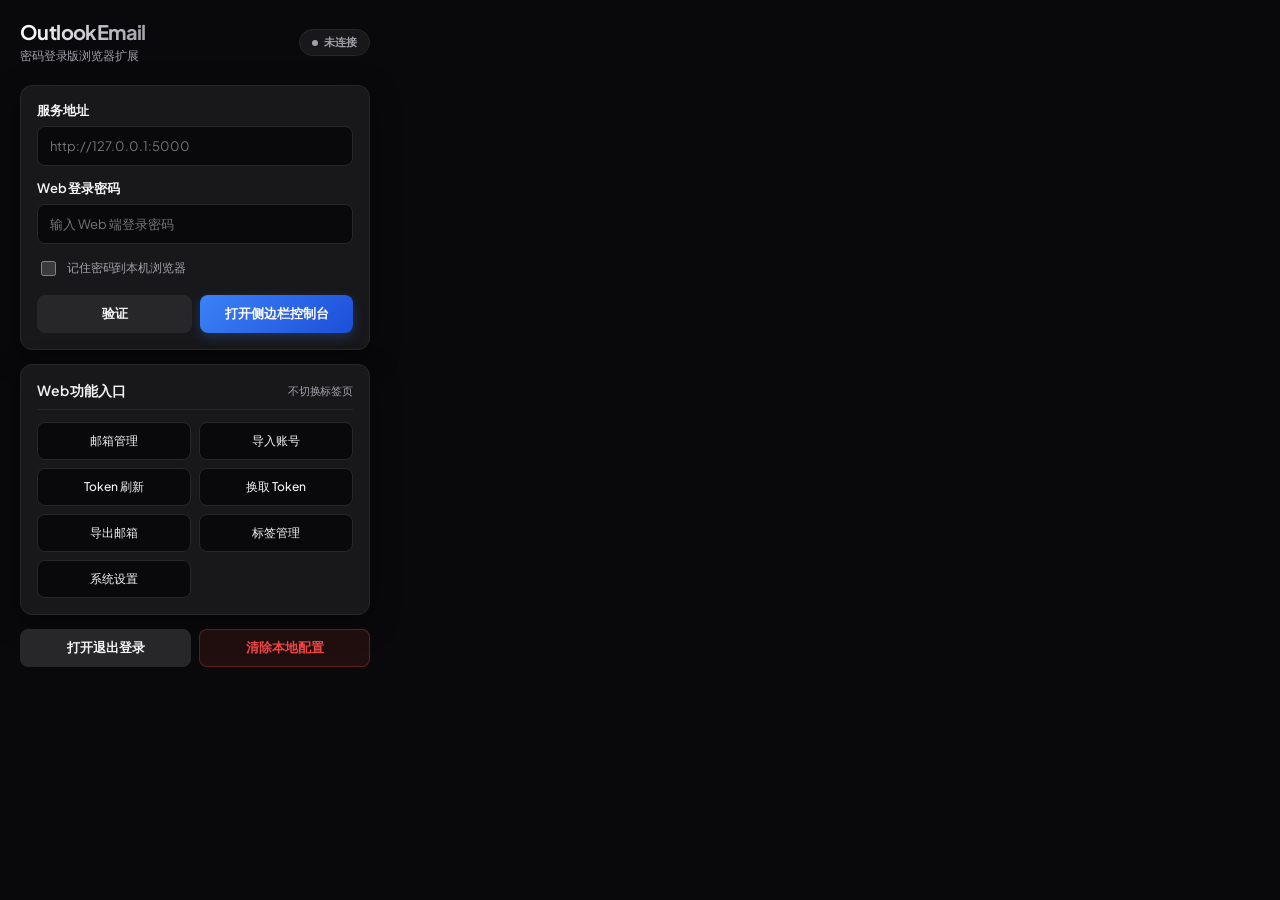
<file: browser-extension/popup.html>
<!doctype html>
<html lang="zh-CN">

<head>
  <meta charset="utf-8">
  <meta name="viewport" content="width=device-width, initial-scale=1">
  <title>OutlookEmail 控制台</title>
  <link rel="stylesheet" href="popup.css">
</head>

<body>
  <main class="shell">
    <header class="header">
      <div>
        <h1>OutlookEmail</h1>
        <p>密码登录版浏览器扩展</p>
      </div>
      <span class="status-pill" id="statusPill">未连接</span>
    </header>

    <section class="panel">
      <label class="field">
        <span>服务地址</span>
        <input id="serverUrl" type="url" placeholder="http://127.0.0.1:5000" autocomplete="url">
      </label>
      <label class="field">
        <span>Web 登录密码</span>
        <input id="password" type="password" placeholder="输入 Web 端登录密码" autocomplete="current-password">
      </label>
      <label class="check-row">
        <input id="rememberPassword" type="checkbox">
        <span>记住密码到本机浏览器</span>
      </label>
      <div class="button-row">
        <button id="btnTest" class="btn btn-secondary" type="button">验证</button>
        <button id="btnOpen" class="btn btn-primary" type="button">打开侧边栏控制台</button>
      </div>
    </section>

    <section class="panel">
      <div class="section-title">
        <span>Web 功能入口</span>
        <small>不切换标签页</small>
      </div>
      <div class="quick-grid">
        <button class="quick-btn" type="button" data-next="/">邮箱管理</button>
        <button class="quick-btn" type="button" data-next="/#import">导入账号</button>
        <button class="quick-btn" type="button" data-next="/#refresh">Token 刷新</button>
        <button class="quick-btn" type="button" data-next="/#oauth">换取 Token</button>
        <button class="quick-btn" type="button" data-next="/#export">导出邮箱</button>
        <button class="quick-btn" type="button" data-next="/#tags">标签管理</button>
        <button class="quick-btn" type="button" data-next="/#settings">系统设置</button>
      </div>
    </section>

    <section class="panel compact">
      <div class="button-row">
        <button id="btnLogout" class="btn btn-secondary" type="button">打开退出登录</button>
        <button id="btnClear" class="btn btn-danger" type="button">清除本地配置</button>
      </div>
    </section>

    <div class="message" id="message" role="status"></div>
  </main>

  <script src="storage.js"></script>
  <script src="api-client.js"></script>
  <script src="popup.js"></script>
</body>

</html>
</file>
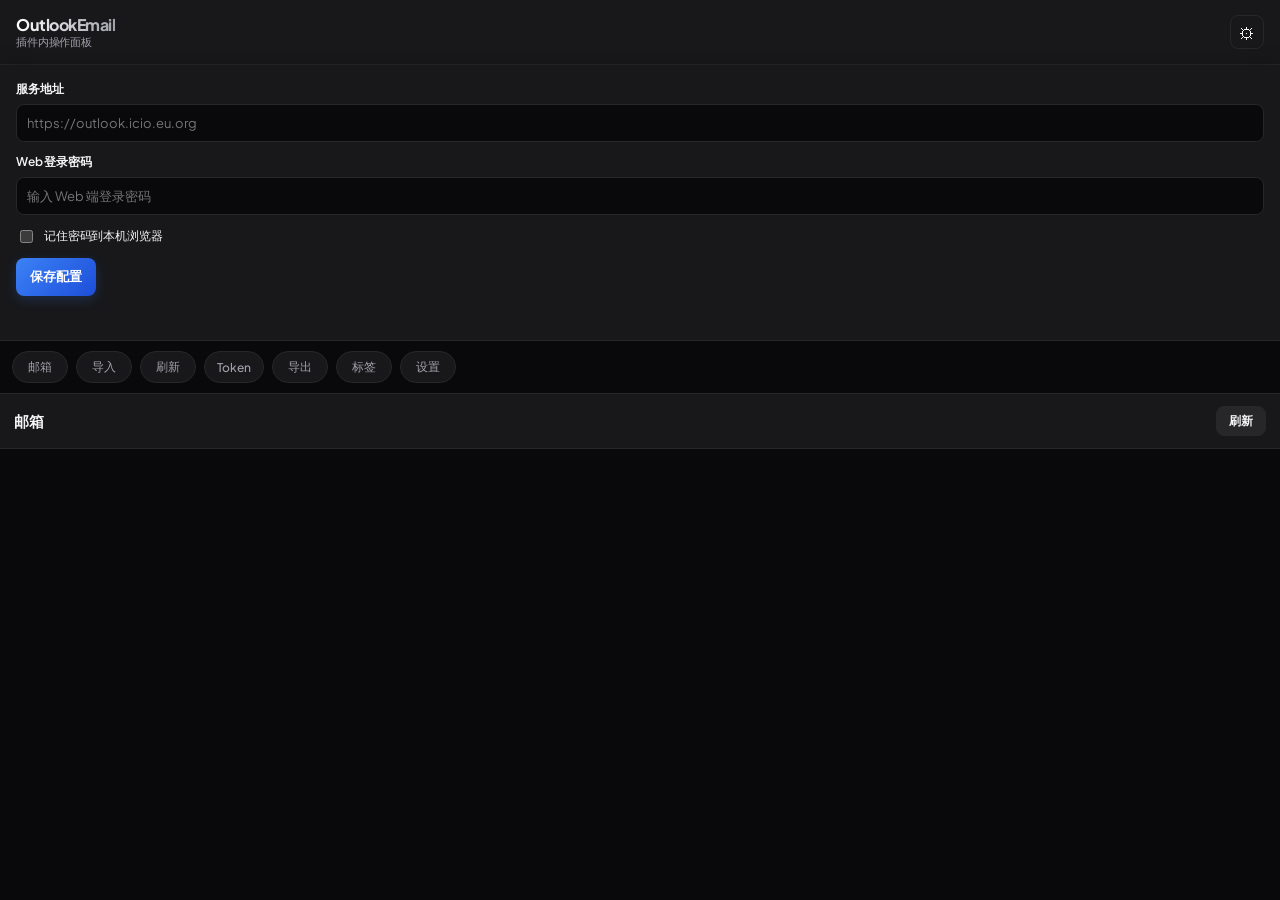
<file: browser-extension/sidepanel.html>
<!doctype html>
<html lang="zh-CN">

<head>
  <meta charset="utf-8">
  <meta name="viewport" content="width=device-width, initial-scale=1">
  <title>OutlookEmail 侧边栏</title>
  <link rel="stylesheet" href="sidepanel.css">
</head>

<body>
  <main class="side-shell">
    <header class="side-header">
      <div>
        <h1>OutlookEmail</h1>
        <p id="panelStatus">插件内操作面板</p>
      </div>
      <button id="btnConfig" class="icon-btn" type="button" title="配置">⚙</button>
    </header>

    <section id="configPanel" class="config-panel">
      <label>
        <span>服务地址</span>
        <input id="serverUrl" type="url" placeholder="https://outlook.icio.eu.org">
      </label>
      <label>
        <span>Web 登录密码</span>
        <input id="password" type="password" placeholder="输入 Web 端登录密码">
      </label>
      <label class="check-row">
        <input id="rememberPassword" type="checkbox">
        <span>记住密码到本机浏览器</span>
      </label>
      <button id="btnLogin" class="primary-btn" type="button">保存配置</button>
      <div id="message" class="message"></div>
    </section>

    <nav class="quick-bar" aria-label="功能入口">
      <button type="button" data-view="mail">邮箱</button>
      <button type="button" data-view="import">导入</button>
      <button type="button" data-view="refresh">刷新</button>
      <button type="button" data-view="token">Token</button>
      <button type="button" data-view="export">导出</button>
      <button type="button" data-view="tags">标签</button>
      <button type="button" data-view="settings">设置</button>
    </nav>

    <section class="content">
      <div class="view-head">
        <h2 id="viewTitle">邮箱</h2>
        <button id="btnReload" class="small-btn" type="button">刷新</button>
      </div>
      <div id="viewContent" class="view-content"></div>
    </section>
  </main>

  <script src="storage.js"></script>
  <script src="api-client.js"></script>
  <script src="sidepanel.js"></script>
</body>

</html>
</file>
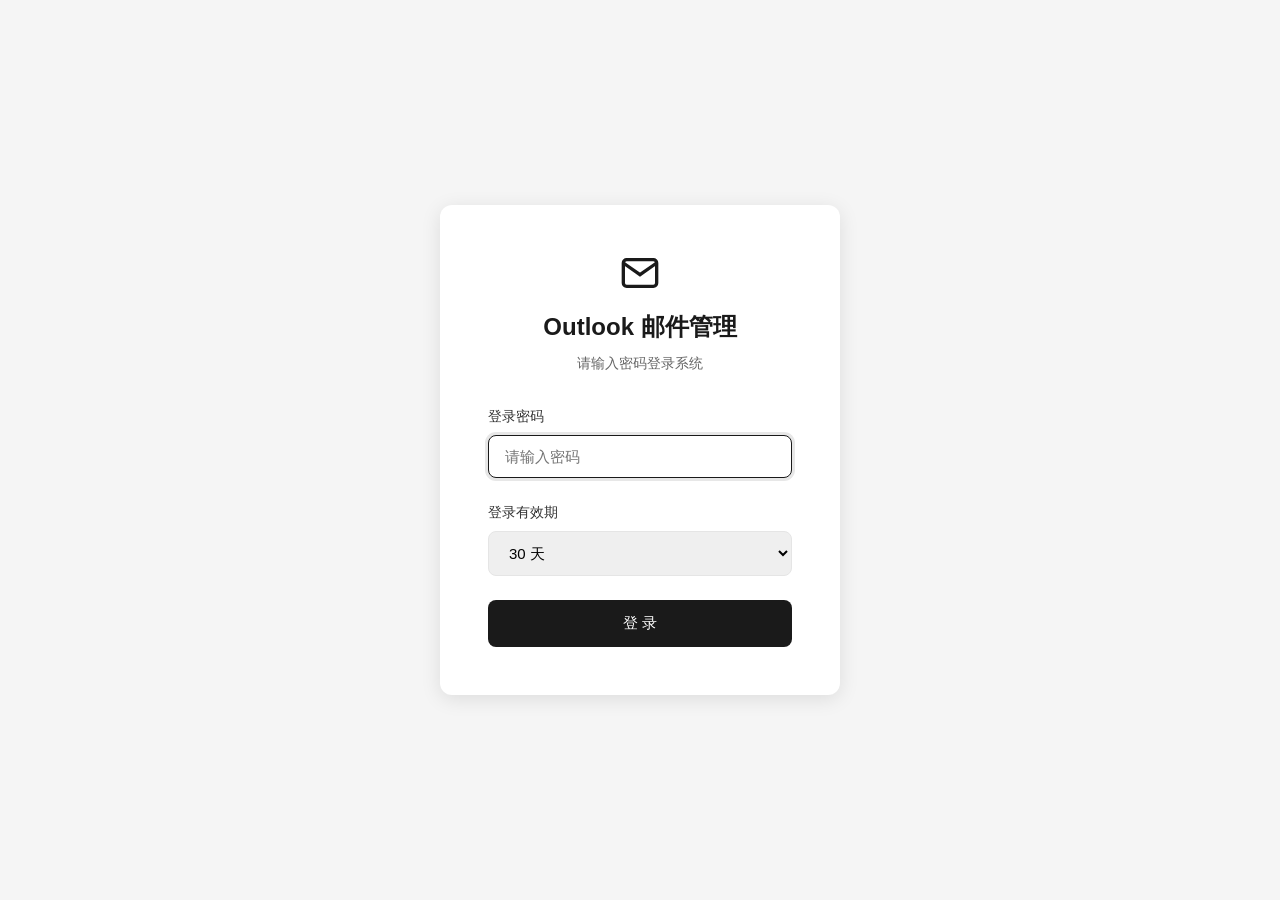
<file: templates/login.html>
<!DOCTYPE html>
<html lang="zh-CN">
<head>
    <meta charset="UTF-8">
    <meta name="viewport" content="width=device-width, initial-scale=1.0">
    <title>登录 - Outlook 邮件管理</title>
    <style>
        * {
            margin: 0;
            padding: 0;
            box-sizing: border-box;
        }
        
        body {
            font-family: -apple-system, BlinkMacSystemFont, 'Segoe UI', Roboto, 'Helvetica Neue', Arial, sans-serif;
            background-color: #f5f5f5;
            color: #1a1a1a;
            line-height: 1.5;
            min-height: 100vh;
            display: flex;
            align-items: center;
            justify-content: center;
        }
        
        .login-container {
            background-color: #ffffff;
            border-radius: 12px;
            box-shadow: 0 4px 20px rgba(0,0,0,0.1);
            padding: 48px;
            width: 400px;
            max-width: 90%;
        }
        
        .login-header {
            text-align: center;
            margin-bottom: 32px;
        }
        
        .login-logo {
            display: flex;
            align-items: center;
            justify-content: center;
            gap: 12px;
            margin-bottom: 16px;
        }
        
        .login-logo svg {
            width: 40px;
            height: 40px;
            color: #1a1a1a;
        }
        
        .login-title {
            font-size: 24px;
            font-weight: 600;
            color: #1a1a1a;
        }
        
        .login-subtitle {
            font-size: 14px;
            color: #666;
            margin-top: 8px;
        }
        
        .form-group {
            margin-bottom: 24px;
        }
        
        .form-label {
            display: block;
            font-size: 14px;
            font-weight: 500;
            color: #333;
            margin-bottom: 8px;
        }
        
        .form-input {
            width: 100%;
            padding: 12px 16px;
            border: 1px solid #e5e5e5;
            border-radius: 8px;
            font-size: 15px;
            transition: border-color 0.15s, box-shadow 0.15s;
        }
        
        .form-input:focus {
            outline: none;
            border-color: #1a1a1a;
            box-shadow: 0 0 0 3px rgba(26, 26, 26, 0.1);
        }
        
        .login-btn {
            width: 100%;
            padding: 14px 24px;
            background-color: #1a1a1a;
            color: #ffffff;
            border: none;
            border-radius: 8px;
            font-size: 15px;
            font-weight: 500;
            cursor: pointer;
            transition: background-color 0.2s;
        }
        
        .login-btn:hover {
            background-color: #333;
        }
        
        .login-btn:disabled {
            background-color: #999;
            cursor: not-allowed;
        }
        
        .error-message {
            background-color: #fce8e6;
            color: #c5221f;
            padding: 12px 16px;
            border-radius: 8px;
            font-size: 14px;
            margin-bottom: 24px;
            display: none;
        }
        
        .error-message.show {
            display: block;
        }
    </style>
</head>
<body>
    <div class="login-container">
        <div class="login-header">
            <div class="login-logo">
                <svg viewBox="0 0 24 24" fill="none" stroke="currentColor" stroke-width="2">
                    <path d="M4 4h16c1.1 0 2 .9 2 2v12c0 1.1-.9 2-2 2H4c-1.1 0-2-.9-2-2V6c0-1.1.9-2 2-2z"></path>
                    <polyline points="22,6 12,13 2,6"></polyline>
                </svg>
            </div>
            <h1 class="login-title">Outlook 邮件管理</h1>
            <p class="login-subtitle">请输入密码登录系统</p>
        </div>
        
        <div class="error-message" id="errorMessage"></div>
        
        <form id="loginForm" onsubmit="handleLogin(event)">
            <div class="form-group">
                <label class="form-label" for="password">登录密码</label>
                <input type="password" class="form-input" id="password" placeholder="请输入密码" autofocus required>
            </div>
            <div class="form-group">
                <label class="form-label" for="sessionDuration">登录有效期</label>
                <select class="form-input" id="sessionDuration">
                    <option value="7">7 天</option>
                    <option value="30" selected>30 天</option>
                    <option value="90">90 天</option>
                    <option value="180">180 天</option>
                    <option value="permanent">永久有效</option>
                </select>
            </div>
            <button type="submit" class="login-btn" id="loginBtn">登 录</button>
        </form>
    </div>
    
    <script>
        const LOGIN_DURATION_STORAGE_KEY = 'outlook_login_duration_days';
        const LOGIN_DURATION_OPTIONS = ['7', '30', '90', '180', 'permanent'];
        const DEFAULT_LOGIN_DURATION = '30';

        function loadLoginDurationPreference() {
            let storedValue = '';
            try {
                storedValue = window.localStorage.getItem(LOGIN_DURATION_STORAGE_KEY) || '';
            } catch (error) {
                storedValue = '';
            }
            return LOGIN_DURATION_OPTIONS.includes(storedValue) ? storedValue : DEFAULT_LOGIN_DURATION;
        }

        function saveLoginDurationPreference(value) {
            if (!LOGIN_DURATION_OPTIONS.includes(value)) {
                return;
            }
            try {
                window.localStorage.setItem(LOGIN_DURATION_STORAGE_KEY, value);
            } catch (error) {
                // 本地存储不可用时不阻断登录。
            }
        }

        const sessionDuration = document.getElementById('sessionDuration');
        sessionDuration.value = loadLoginDurationPreference();
        sessionDuration.addEventListener('change', function() {
            saveLoginDurationPreference(sessionDuration.value);
        });

        async function handleLogin(event) {
            event.preventDefault();
            
            const password = document.getElementById('password').value;
            const loginBtn = document.getElementById('loginBtn');
            const errorMessage = document.getElementById('errorMessage');
            
            if (!password) {
                errorMessage.textContent = '请输入密码';
                errorMessage.classList.add('show');
                return;
            }
            
            loginBtn.disabled = true;
            loginBtn.textContent = '登录中...';
            errorMessage.classList.remove('show');
            
            try {
                const response = await fetch('/login', {
                    method: 'POST',
                    headers: { 'Content-Type': 'application/json' },
                    body: JSON.stringify({
                        password,
                        session_duration_days: sessionDuration.value,
                    })
                });
                
                const data = await response.json();
                
                if (data.success) {
                    window.location.href = '/';
                } else {
                    errorMessage.textContent = data.error || '登录失败';
                    errorMessage.classList.add('show');
                    loginBtn.disabled = false;
                    loginBtn.textContent = '登 录';
                }
            } catch (error) {
                errorMessage.textContent = '网络错误，请重试';
                errorMessage.classList.add('show');
                loginBtn.disabled = false;
                loginBtn.textContent = '登 录';
            }
        }
        
        // 回车键提交
        document.getElementById('password').addEventListener('keypress', function(e) {
            if (e.key === 'Enter') {
                document.getElementById('loginForm').dispatchEvent(new Event('submit'));
            }
        });
    </script>
</body>
</html>
</file>
<file: browser-extension/popup.css>
@import url('https://fonts.googleapis.com/css2?family=Plus+Jakarta+Sans:wght@400;500;600;700&display=swap');

:root {
  color-scheme: dark;
  --bg: #09090b;
  --panel: #18181b;
  --panel-hover: #27272a;
  --text: #f4f4f5;
  --muted: #a1a1aa;
  --border: #27272a;
  --border-focus: #3b82f6;
  --primary: linear-gradient(135deg, #3b82f6 0%, #1d4ed8 100%);
  --primary-hover: linear-gradient(135deg, #60a5fa 0%, #2563eb 100%);
  --primary-shadow: rgba(59, 130, 246, 0.25);
  --danger: #ef4444;
  --danger-bg: rgba(239, 68, 68, 0.1);
  --danger-border: rgba(239, 68, 68, 0.3);
  --shadow: 0 8px 30px rgba(0, 0, 0, 0.4);
  --font: 'Plus Jakarta Sans', -apple-system, BlinkMacSystemFont, "Segoe UI", sans-serif;
}

* {
  box-sizing: border-box;
}

body {
  width: 390px;
  min-height: 560px;
  margin: 0;
  background: var(--bg);
  color: var(--text);
  font-family: var(--font);
  letter-spacing: -0.01em;
}

.shell {
  padding: 20px;
}

.header {
  display: flex;
  align-items: center;
  justify-content: space-between;
  gap: 12px;
  margin-bottom: 20px;
}

h1 {
  margin: 0;
  font-size: 20px;
  font-weight: 700;
  line-height: 1.2;
  letter-spacing: -0.03em;
  background: linear-gradient(to right, #ffffff, #a1a1aa);
  -webkit-background-clip: text;
  -webkit-text-fill-color: transparent;
}

p {
  margin: 4px 0 0;
  color: var(--muted);
  font-size: 12px;
}

.status-pill {
  flex: 0 0 auto;
  padding: 5px 12px;
  border: 1px solid var(--border);
  border-radius: 999px;
  background: var(--panel);
  color: var(--muted);
  font-size: 11px;
  font-weight: 600;
  display: inline-flex;
  align-items: center;
  gap: 6px;
  transition: all 0.2s ease;
}

.status-pill::before {
  content: '';
  display: inline-block;
  width: 6px;
  height: 6px;
  border-radius: 50%;
  background: var(--muted);
}

.status-pill.ok {
  border-color: rgba(34, 197, 94, 0.3);
  color: #22c55e;
  background: rgba(34, 197, 94, 0.1);
  box-shadow: 0 0 10px rgba(34, 197, 94, 0.15);
}

.status-pill.ok::before {
  background: #22c55e;
  box-shadow: 0 0 6px #22c55e;
}

.panel {
  padding: 16px;
  margin-bottom: 14px;
  border: 1px solid var(--border);
  border-radius: 12px;
  background: var(--panel);
  box-shadow: var(--shadow);
  transition: transform 0.2s ease, border-color 0.2s ease;
}

.panel:hover {
  border-color: #3f3f46;
}

.panel.compact {
  box-shadow: none;
  background: transparent;
  padding: 0;
  border: none;
}

.field {
  display: block;
  margin-bottom: 14px;
}

.field span,
.section-title span {
  display: block;
  margin-bottom: 6px;
  font-size: 13px;
  font-weight: 600;
  color: var(--text);
}

input[type="url"],
input[type="password"] {
  width: 100%;
  height: 40px;
  padding: 0 12px;
  border: 1px solid var(--border);
  border-radius: 8px;
  background: #09090b;
  color: var(--text);
  font: inherit;
  font-size: 13px;
  outline: none;
  transition: all 0.2s ease;
}

input:focus {
  border-color: var(--border-focus);
  box-shadow: 0 0 0 3px rgba(59, 130, 246, 0.15);
  background: var(--panel);
}

.check-row {
  display: flex;
  align-items: center;
  gap: 8px;
  margin: 4px 0 16px;
  color: var(--muted);
  font-size: 12px;
  cursor: pointer;
  user-select: none;
}

.check-row input[type="checkbox"] {
  accent-color: #3b82f6;
  width: 15px;
  height: 15px;
  cursor: pointer;
}

.button-row {
  display: flex;
  gap: 8px;
}

.btn,
.quick-btn {
  display: inline-flex;
  align-items: center;
  justify-content: center;
  min-height: 38px;
  border: 1px solid var(--border);
  border-radius: 8px;
  background: var(--panel-hover);
  color: var(--text);
  font-family: var(--font);
  font-size: 13px;
  font-weight: 600;
  cursor: pointer;
  transition: all 0.2s cubic-bezier(0.4, 0, 0.2, 1);
}

.btn {
  flex: 1;
  padding: 0 14px;
}

.btn:hover {
  background: #3f3f46;
  border-color: #52525b;
  transform: translateY(-1px);
}

.btn:active {
  transform: translateY(1px);
}

.btn-primary {
  border: none;
  background: var(--primary);
  color: #fff;
  box-shadow: 0 4px 12px var(--primary-shadow);
}

.btn-primary:hover {
  background: var(--primary-hover);
  box-shadow: 0 6px 16px var(--primary-shadow);
}

.btn-danger {
  border-color: var(--danger-border);
  background: var(--danger-bg);
  color: var(--danger);
}

.btn-danger:hover {
  background: var(--danger);
  border-color: var(--danger);
  color: #fff;
}

.section-title {
  display: flex;
  align-items: center;
  justify-content: space-between;
  margin-bottom: 12px;
  border-bottom: 1px solid var(--border);
  padding-bottom: 8px;
}

.section-title span {
  margin: 0;
  font-size: 14px;
}

.section-title small {
  color: var(--muted);
  font-size: 11px;
}

.quick-grid {
  display: grid;
  grid-template-columns: 1fr 1fr;
  gap: 8px;
}

.quick-btn {
  padding: 0 10px;
  text-align: center;
  font-size: 12px;
  font-weight: 500;
  background: #09090b;
}

.quick-btn:hover {
  background: var(--panel-hover);
  border-color: var(--border-focus);
  color: #3b82f6;
  transform: translateY(-1px);
}

.message {
  min-height: 18px;
  margin-top: 10px;
  color: var(--muted);
  font-size: 12px;
  line-height: 1.5;
  text-align: center;
}

.message.error {
  color: var(--danger);
  background: var(--danger-bg);
  border: 1px solid var(--danger-border);
  padding: 6px 10px;
  border-radius: 6px;
}
</file>
<file: browser-extension/sidepanel.css>
@import url('https://fonts.googleapis.com/css2?family=Plus+Jakarta+Sans:wght@400;500;600;700&display=swap');

:root {
  color-scheme: dark;
  --bg: #09090b;
  --panel: #18181b;
  --panel-hover: #27272a;
  --text: #f4f4f5;
  --muted: #a1a1aa;
  --border: #27272a;
  --border-strong: #3f3f46;
  --primary: #3b82f6;
  --primary-gradient: linear-gradient(135deg, #3b82f6 0%, #1d4ed8 100%);
  --primary-strong: #1d4ed8;
  --primary-soft: rgba(59, 130, 246, 0.1);
  --danger: #ef4444;
  --danger-bg: rgba(239, 68, 68, 0.1);
  --danger-border: rgba(239, 68, 68, 0.3);
  --ok: #22c55e;
  --ok-bg: rgba(34, 197, 94, 0.1);
  --font: 'Plus Jakarta Sans', -apple-system, BlinkMacSystemFont, "Segoe UI", sans-serif;
  --shadow: 0 4px 20px rgba(0, 0, 0, 0.4);
}

* {
  box-sizing: border-box;
}

html,
body,
.side-shell {
  width: 100%;
  height: 100%;
  margin: 0;
}

body {
  background: var(--bg);
  color: var(--text);
  font-family: var(--font);
  letter-spacing: -0.01em;
}

.side-shell {
  display: flex;
  flex-direction: column;
  min-width: 320px;
}

.side-header {
  display: flex;
  align-items: center;
  justify-content: space-between;
  gap: 12px;
  padding: 14px 16px;
  border-bottom: 1px solid var(--border);
  background: var(--panel);
}

h1,
h2,
p {
  margin: 0;
}

h1 {
  font-size: 16px;
  font-weight: 750;
  letter-spacing: -0.03em;
  background: linear-gradient(to right, #ffffff, #a1a1aa);
  -webkit-background-clip: text;
  -webkit-text-fill-color: transparent;
}

h2 {
  font-size: 15px;
  font-weight: 600;
  letter-spacing: -0.02em;
}

p,
.muted {
  color: var(--muted);
  font-size: 11px;
}

.icon-btn,
.small-btn,
.secondary-btn,
.danger-btn,
.primary-btn {
  border: 1px solid var(--border);
  border-radius: 8px;
  background: var(--panel-hover);
  color: var(--text);
  font-family: var(--font);
  cursor: pointer;
  display: inline-flex;
  align-items: center;
  justify-content: center;
  transition: all 0.2s cubic-bezier(0.4, 0, 0.2, 1);
}

.icon-btn {
  width: 34px;
  height: 34px;
  font-size: 16px;
  background: var(--panel);
}

.icon-btn:hover {
  background: var(--panel-hover);
  border-color: var(--border-strong);
}

.small-btn {
  height: 30px;
  padding: 0 12px;
  font-size: 12px;
  font-weight: 600;
}

.small-btn:hover {
  background: #3f3f46;
  border-color: #52525b;
}

.primary-btn,
.secondary-btn,
.danger-btn {
  min-height: 38px;
  padding: 0 14px;
  font-weight: 600;
  font-size: 13px;
}

.primary-btn {
  border: none;
  background: var(--primary-gradient);
  color: #fff;
  box-shadow: 0 4px 12px rgba(59, 130, 246, 0.2);
}

.primary-btn:hover {
  background: linear-gradient(135deg, #60a5fa 0%, #2563eb 100%);
  box-shadow: 0 6px 16px rgba(59, 130, 246, 0.3);
  transform: translateY(-1px);
}

.secondary-btn:hover {
  background: #3f3f46;
  border-color: #52525b;
  transform: translateY(-1px);
}

.danger-btn {
  border-color: var(--danger-border);
  color: var(--danger);
  background: var(--danger-bg);
}

.danger-btn:hover {
  background: var(--danger);
  border-color: var(--danger);
  color: #fff;
  transform: translateY(-1px);
}

button:disabled {
  cursor: not-allowed;
  opacity: 0.5;
  transform: none !important;
  box-shadow: none !important;
}

.config-panel {
  padding: 16px;
  border-bottom: 1px solid var(--border);
  background: var(--panel);
  box-shadow: var(--shadow);
}

.config-panel.collapsed {
  display: none;
}

label {
  display: block;
  margin-bottom: 12px;
}

label span {
  display: block;
  margin-bottom: 6px;
  font-size: 12px;
  font-weight: 600;
  color: var(--text);
}

input,
select,
textarea {
  width: 100%;
  border: 1px solid var(--border);
  border-radius: 8px;
  background: #09090b;
  color: var(--text);
  font: inherit;
  outline: none;
  font-size: 13px;
  transition: all 0.2s ease;
}

input,
select {
  height: 38px;
  padding: 0 10px;
}

textarea {
  min-height: 110px;
  padding: 10px;
  resize: vertical;
}

input:focus,
select:focus,
textarea:focus {
  border-color: var(--primary);
  box-shadow: 0 0 0 3px rgba(59, 130, 246, 0.15);
  background: var(--panel);
}

.check-row {
  display: flex;
  align-items: center;
  gap: 8px;
  color: var(--muted);
  font-size: 12px;
  cursor: pointer;
}

.check-row input {
  width: auto;
  height: auto;
  accent-color: #3b82f6;
}

.check-row span {
  margin: 0;
  font-weight: 500;
}

.message {
  min-height: 18px;
  margin-top: 10px;
  color: var(--muted);
  font-size: 12px;
  line-height: 1.5;
}

.message.error {
  color: var(--danger);
  background: var(--danger-bg);
  border: 1px solid var(--danger-border);
  padding: 6px 10px;
  border-radius: 6px;
  margin-top: 8px;
}

.quick-bar {
  display: flex;
  gap: 8px;
  padding: 10px 12px;
  overflow-x: auto;
  border-bottom: 1px solid var(--border);
  background: #09090b;
  scrollbar-width: none;
}

.quick-bar::-webkit-scrollbar {
  display: none;
}

.quick-bar button {
  flex: 0 0 auto;
  min-width: 56px;
  height: 32px;
  padding: 0 12px;
  border: 1px solid var(--border);
  border-radius: 20px;
  background: var(--panel);
  color: var(--muted);
  font: inherit;
  font-size: 12px;
  font-weight: 500;
  cursor: pointer;
  transition: all 0.2s ease;
}

.quick-bar button:hover {
  border-color: #3f3f46;
  color: var(--text);
  background: var(--panel-hover);
}

.quick-bar button.active {
  border-color: var(--primary);
  background: var(--primary-soft);
  color: var(--primary);
  font-weight: 600;
  box-shadow: 0 0 12px rgba(59, 130, 246, 0.15);
}

.content {
  flex: 1;
  min-height: 0;
  display: flex;
  flex-direction: column;
}

.view-head {
  display: flex;
  align-items: center;
  justify-content: space-between;
  gap: 10px;
  padding: 12px 14px;
  border-bottom: 1px solid var(--border);
  background: var(--panel);
}

.view-content {
  flex: 1;
  min-height: 0;
  overflow: auto;
  padding: 12px;
  scroll-behavior: smooth;
  background: #09090b;
}

.mail-result-panel {
  scroll-margin-top: 12px;
}

.card {
  border: 1px solid var(--border);
  border-radius: 12px;
  background: var(--panel);
  padding: 16px;
  margin-bottom: 12px;
  box-shadow: var(--shadow);
}

.row {
  display: flex;
  gap: 8px;
  align-items: center;
}

.row > * {
  flex: 1;
}

.toolbar {
  display: flex;
  gap: 8px;
  margin-bottom: 12px;
}

.toolbar.wrap,
.item-actions.wrap {
  flex-wrap: wrap;
}

.list {
  display: grid;
  gap: 10px;
}

.item {
  border: 1px solid var(--border);
  border-radius: 10px;
  background: var(--panel);
  padding: 12px;
  transition: all 0.2s ease;
  box-shadow: 0 2px 8px rgba(0, 0, 0, 0.2);
}

.item:hover {
  border-color: var(--border-strong);
  transform: translateY(-1px);
  box-shadow: var(--shadow);
}

.item-title {
  font-size: 13px;
  font-weight: 600;
  color: var(--text);
  overflow-wrap: anywhere;
}

.item-meta {
  margin-top: 6px;
  color: var(--muted);
  font-size: 11px;
  overflow-wrap: anywhere;
}

.item-actions {
  display: flex;
  gap: 8px;
  margin-top: 10px;
}

.item-actions button {
  flex: 1;
}

.account-actions {
  display: grid;
  grid-template-columns: minmax(76px, 0.7fr) minmax(140px, 1.6fr);
  align-items: center;
  gap: 8px;
}

.account-actions button {
  width: 100%;
}

.account-action-select {
  height: 34px;
  min-width: 0;
  padding: 0 8px;
  font-size: 12px;
  background: #09090b;
}

.result-box {
  white-space: pre-wrap;
  overflow-wrap: anywhere;
  font-family: ui-monospace, SFMono-Regular, Menlo, Consolas, monospace;
  font-size: 11px;
  background: #18181b;
  border: 1px solid var(--border);
  border-radius: 8px;
  padding: 10px;
  color: #38bdf8;
}

.status-ok {
  color: var(--ok);
  font-weight: 600;
}

.status-bad {
  color: var(--danger);
  font-weight: 600;
}

.hidden {
  display: none !important;
}

.inline-checks {
  display: flex;
  flex-wrap: wrap;
  gap: 12px;
  margin-bottom: 12px;
}

.inline-check {
  display: inline-flex;
  align-items: center;
  gap: 6px;
  font-size: 12px;
  color: var(--muted);
}

.inline-check input {
  width: auto;
  height: auto;
  accent-color: #3b82f6;
}

.compact-box {
  border: 1px solid var(--border);
  border-radius: 10px;
  padding: 12px;
  margin-bottom: 12px;
  background: var(--panel);
}

.tag-line {
  display: flex;
  flex-wrap: wrap;
  gap: 6px;
  margin-top: 8px;
}

.tag-pill {
  display: inline-flex;
  align-items: center;
  min-height: 22px;
  padding: 0 10px;
  border: 1px solid color-mix(in srgb, var(--tag-color) 35%, var(--border));
  border-radius: 999px;
  color: var(--tag-color);
  background: color-mix(in srgb, var(--tag-color) 12%, #18181b);
  font-size: 11px;
  font-weight: 600;
}

.tag-dot {
  display: inline-block;
  width: 6px;
  height: 6px;
  margin-right: 5px;
  border-radius: 50%;
  background: var(--tag-color);
  vertical-align: middle;
}

.unread {
  border-color: rgba(59, 130, 246, 0.4);
  background: rgba(59, 130, 246, 0.04);
}

.unread .item-title {
  color: #60a5fa;
  font-weight: 700;
}

.cloudflare-entry {
  border-color: rgba(244, 129, 32, 0.4);
  background: rgba(244, 129, 32, 0.04);
}

.detail-card {
  margin-top: 12px;
}

.mail-body {
  margin-top: 12px;
  border-top: 1px solid var(--border);
  padding-top: 12px;
}

.mail-frame {
  width: 100%;
  min-height: 360px;
  border: 1px solid var(--border);
  border-radius: 10px;
  background: #ffffff; /* keep white inside iframe for correct HTML render contrast */
}

.text-mail-body {
  margin: 0;
  white-space: pre-wrap;
  overflow-wrap: anywhere;
  font-family: ui-monospace, SFMono-Regular, Menlo, Consolas, monospace;
  font-size: 11px;
  background: #18181b;
  border: 1px solid var(--border);
  border-radius: 8px;
  padding: 12px;
  color: var(--text);
  line-height: 1.5;
}

.attachment-list {
  display: flex;
  flex-wrap: wrap;
  gap: 8px;
  margin: 10px 0;
}

.attachment-link {
  display: inline-flex;
  align-items: center;
  gap: 6px;
  padding: 6px 12px;
  border: 1px solid var(--border);
  border-radius: 8px;
  background: var(--panel-hover);
  color: #3b82f6;
  text-decoration: none;
  font-size: 12px;
  font-weight: 600;
  transition: all 0.2s ease;
}

.attachment-link:hover {
  background: #3f3f46;
  border-color: #3b82f6;
  transform: translateY(-1px);
}
</file>
